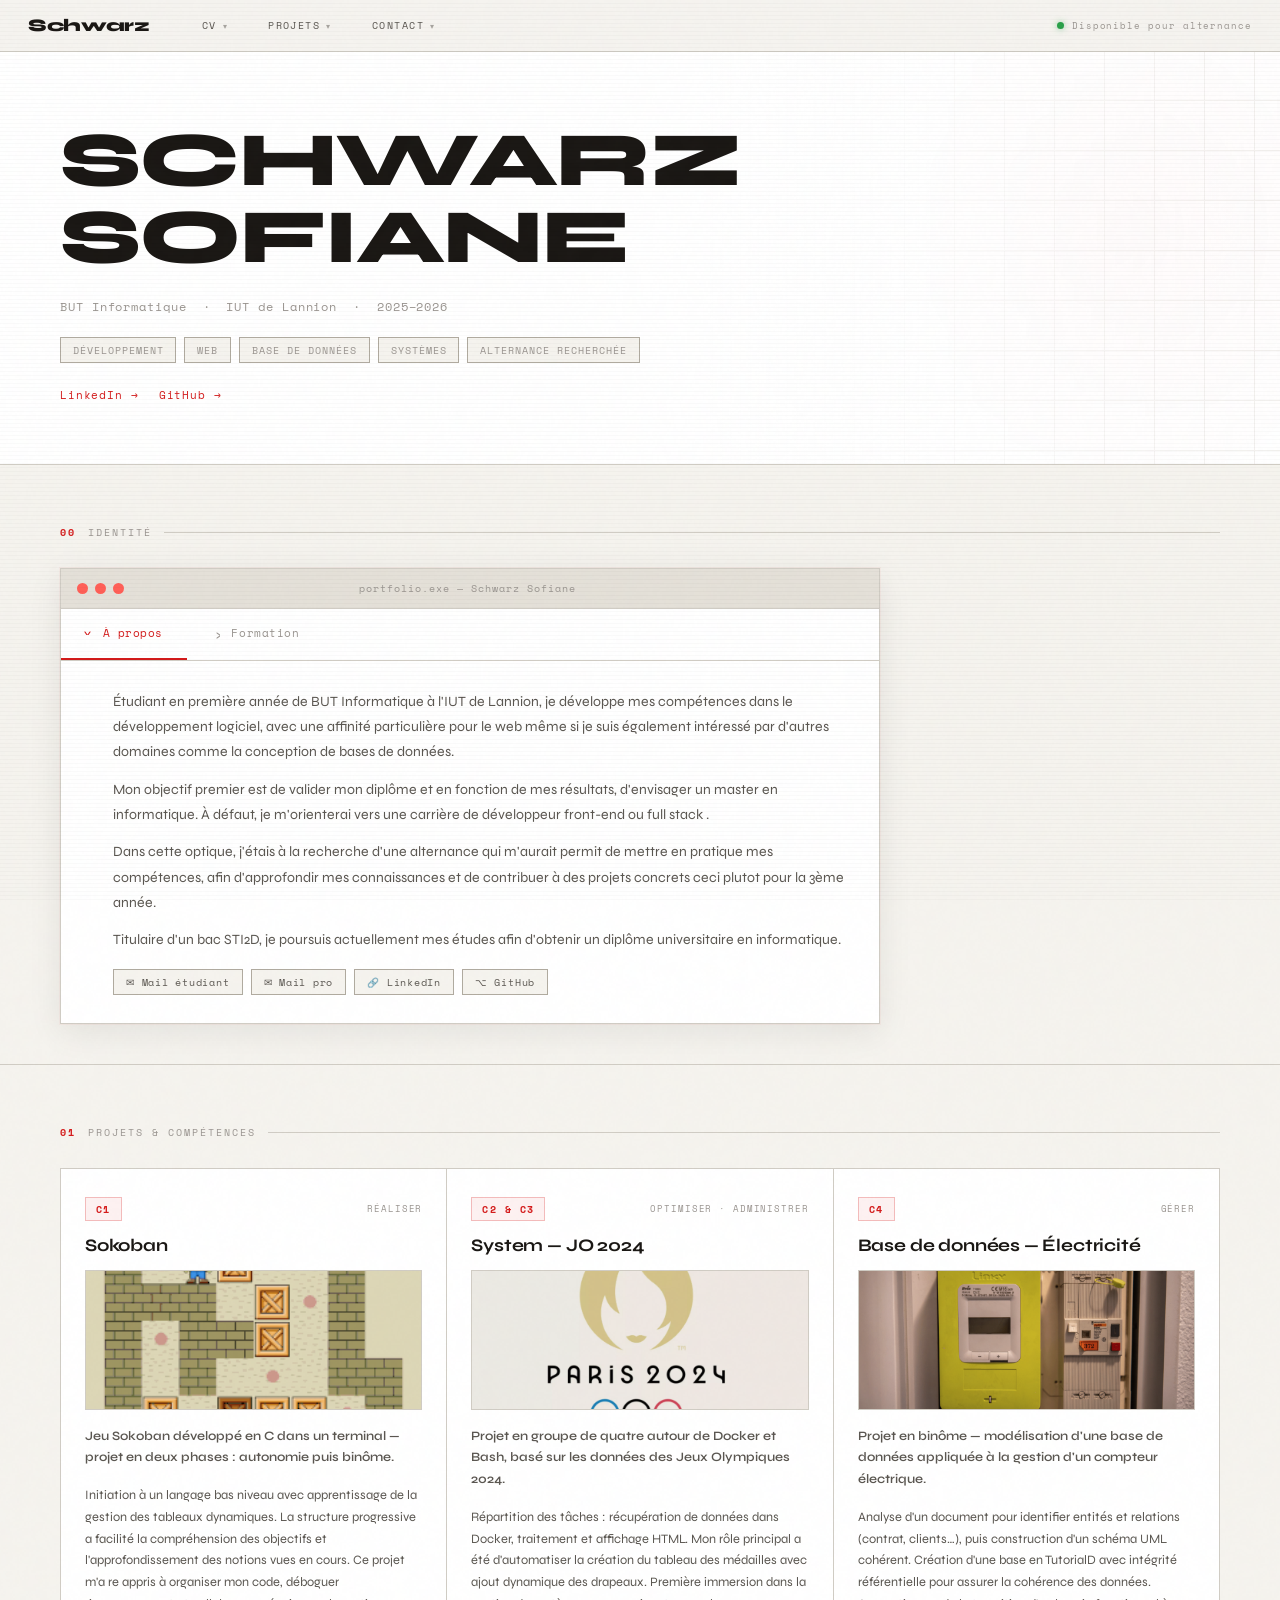
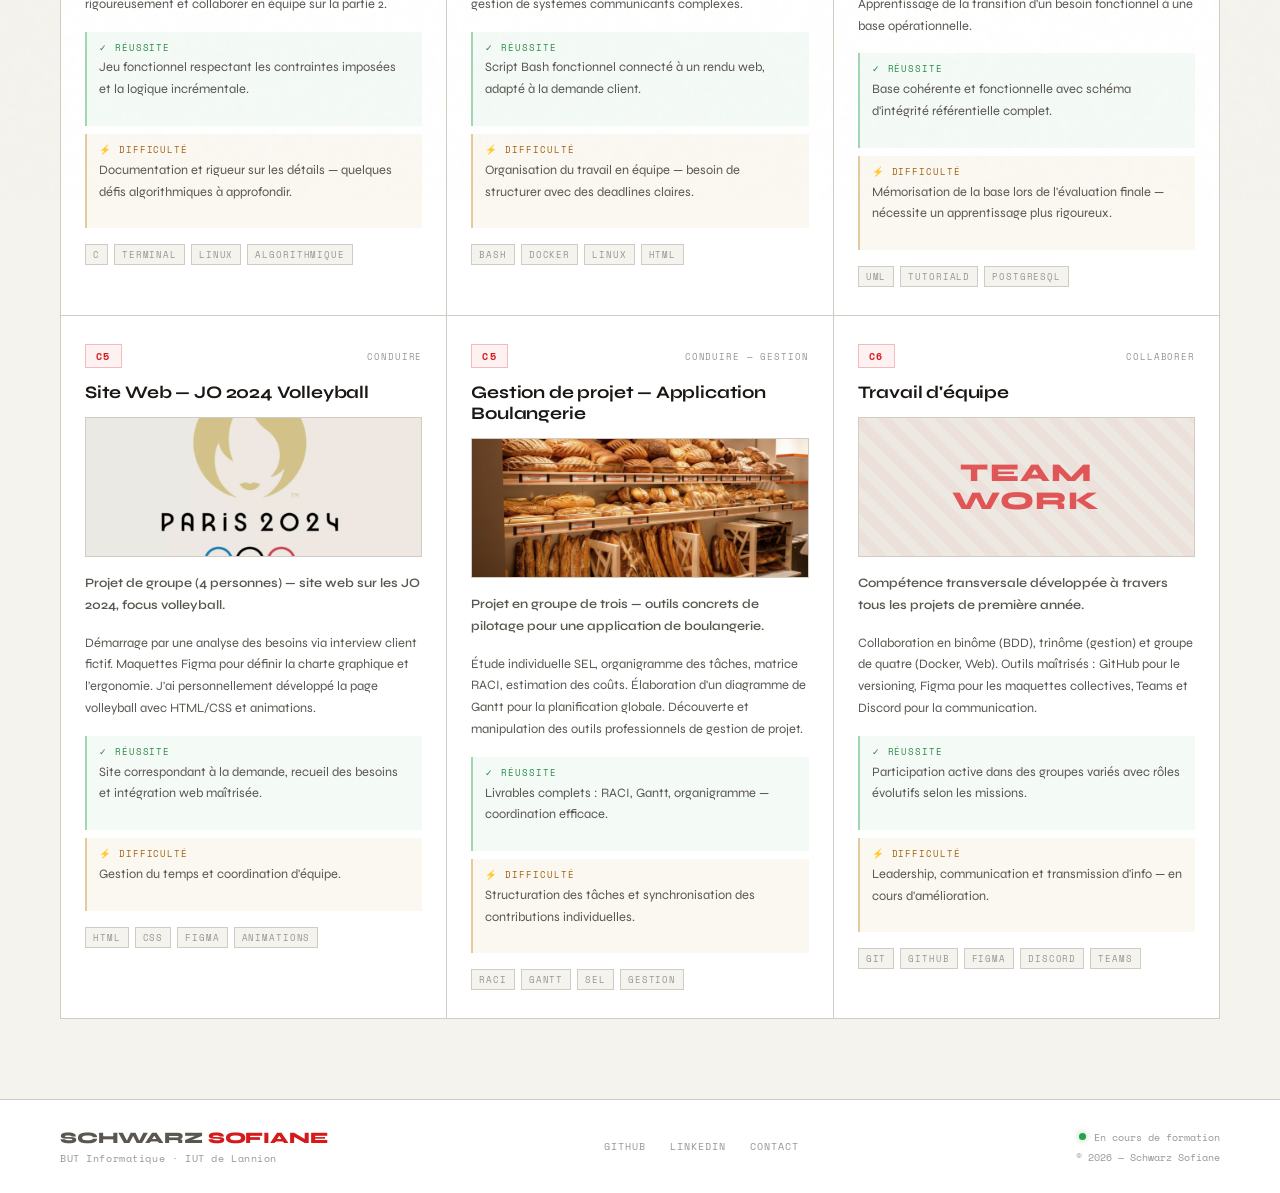
<file: index.html>
<!DOCTYPE html>
<html lang="fr">

<head>
   <meta charset="UTF-8">
   <meta name="viewport" content="width=device-width, initial-scale=1.0">
   <title>Schwarz Sofiane — Portfolio</title>
   <link rel="preconnect" href="https://fonts.googleapis.com">
   <link rel="preconnect" href="https://fonts.gstatic.com" crossorigin>
   <link href="https://fonts.googleapis.com/css2?family=Space+Mono:ital,wght@0,400;0,700;1,400&family=Syne:wght@400;600;700;800&display=swap" rel="stylesheet">
   <link rel="stylesheet" href="style.css">
</head>

<body>


   <div class="grain"></div>
   <div class="scanlines"></div>


   <nav class="navbar">
      <div class="nav-logo"></span>Schwarz</div>
      <ul class="nav-list">

         <li class="nav-item">
            <span class="nav-trigger">CV <span class="nav-arrow">▾</span></span>
            <ul class="nav-dropdown">
               <li><a href="">Télécharger mon CV</a></li>
               <li><a href="">Lettre de motivation</a></li>
            </ul>
         </li>

         <li class="nav-item">
            <span class="nav-trigger">PROJETS <span class="nav-arrow">▾</span></span>
            <ul class="nav-dropdown">
               <li><a href="#Sokoban">Sokoban (C1)</a></li>
               <li><a href="#System">System (C2 & C3)</a></li>
               <li><a href="#BDD">Base de données (C4)</a></li>
               <li><a href="#Web">Site Web (C5)</a></li>
               <li><a href="#Equipe">Travail d'équipe (C6)</a></li>
            </ul>
         </li>

         <li class="nav-item">
            <span class="nav-trigger">CONTACT <span class="nav-arrow">▾</span></span>
            <ul class="nav-dropdown">
               <li><a href="https://www.linkedin.com/in/sofiane-schwarz-458031347/" target="_blank">LinkedIn</a></li>
               <li><a href="https://github.com/Whices" target="_blank">GitHub</a></li>
               <li><a href="mailto:sofiane.schwarz@etudiant.univ-rennes.fr">Mail étudiant</a></li>
               <li><a href="mailto:sofiane.schwarz@gmail.com">Mail pro</a></li>
            </ul>
         </li>

      </ul>
      <div class="nav-status">
         <span class="status-dot"></span> Disponible pour alternance
      </div>
   </nav>

   <header>
      <div class="header-inner">
         <h1 class="glitch" data-text="SCHWARZ SOFIANE">
            <span aria-hidden="true">SCHWARZ SOFIANE</span>
            SCHWARZ SOFIANE
            <span aria-hidden="true">SCHWARZ SOFIANE</span>
         </h1>
         <p class="header-sub">BUT Informatique &nbsp;·&nbsp; IUT de Lannion &nbsp;·&nbsp; 2025–2026</p>
         <div class="header-tags">
            <span class="tag">Développement</span>
            <span class="tag">Web</span>
            <span class="tag">Base de données</span>
            <span class="tag">Systèmes</span>
            <span class="tag">Alternance recherchée</span>
         </div>
         <div class="header-links">
            <a href="https://www.linkedin.com/in/sofiane-schwarz-458031347/" target="_blank" class="header-link">LinkedIn →</a>
            <a href="https://github.com/Whices" target="_blank" class="header-link">GitHub →</a>
         </div>
      </div>
      <div class="header-deco">
         <div class="deco-grid"></div>
      </div>
   </header>

   <main>

      <section class="about-section">
         <div class="section-label"><span class="label-num">00</span> Identité</div>

         <div class="window">
            <div class="window-bar">
               <div class="win-dots">
                  <span class="dot dot-red"></span>
                  <span class="dot dot-red"></span>
                  <span class="dot dot-red"></span>
               </div>
               <div class="win-title">portfolio.exe — Schwarz Sofiane</div>
               <div class="win-spacer"></div>
            </div>

            <div class="tabs">
               <input type="radio" name="tab" id="tab1" checked>
               <label for="tab1"><span class="tab-icon">›</span> À propos</label>

               <input type="radio" name="tab" id="tab2">
               <label for="tab2"><span class="tab-icon">›</span> Formation</label>

               <div class="content" id="content1">
                  <div class="content-inner">
                     <div class="content-icon"></div>
                     <div>
                        <p>
                           Étudiant en première année de BUT Informatique à l'IUT de Lannion, je développe mes compétences
                           dans le développement logiciel, avec une affinité particulière pour le web même si je suis également intéressé par d'autres domaines 
                           comme la conception de bases de données.
                        </p>
                        <p>
                           Mon objectif premier est de valider mon diplôme et en fonction de mes résultats, d'envisager un master
                           en informatique. À défaut, je m'orienterai vers une carrière de développeur front-end ou full stack .
                        </p>
                        <p>
                           Dans cette optique, j'étais à la recherche d'une alternance qui m'aurait permit de mettre en pratique
                           mes compétences, afin d'approfondir mes connaissances et de contribuer à des projets concrets ceci plutot pour la 3ème année.
                        </p>
                        <p>
                           Titulaire d'un bac STI2D, je poursuis actuellement mes études afin d'obtenir un diplôme
                           universitaire en informatique.
                        </p>
                        <div class="contact-chips">
                           <a href="mailto:sofiane.schwarz@etudiant.univ-rennes.fr" class="chip">✉ Mail étudiant</a>
                           <a href="mailto:sofiane.schwarz@gmail.com" class="chip">✉ Mail pro</a>
                           <a href="https://www.linkedin.com/in/sofiane-schwarz-458031347/" target="_blank" class="chip">🔗 LinkedIn</a>
                           <a href="https://github.com/Whices" target="_blank" class="chip">⌥ GitHub</a>
                        </div>
                     </div>
                  </div>
               </div>

               <div class="content" id="content2">
                  <div class="content-inner">
                     <div class="content-icon"></div>
                     <div>
                        <p>
                           Le BUT Informatique est une formation professionnalisante sur trois ans, visant à former de futures
                           spécialistes dans divers domaines.Pour ma part dans la filiere informatique ma premiere année m'a permis d'acquérir des bases solides en développement dans des lanquages comme le tels que le
                           C, HTML/CSS, postgreSQL, scripting Bash mais également en gestion de projet.
                        </p>
                        <p>Deux parcours de spécialisation m'intéressent :</p>
                        <ul class="formation-list">
                           <li><span class="li-bullet">A</span> le parcours réalisation d’applications - conception, développement, validation</li>
                           <li><span class="li-bullet">C</span> le parcours administration, gestion et exploitation des données</li>
                        </ul>
                        <p>
                           À l'issue du BUT, je souhaite poursuivre en master ou m'orienter vers un poste de développeur
                           web front-end ou full-stack, idéalement en alternance en 3 ème année.
                        </p>
                        <a class="content-link" href="https://iut-lannion.univ-rennes.fr" target="_blank">
                           iut-lannion.univ-rennes.fr →
                        </a>
                     </div>
                  </div>
               </div>
            </div>
         </div>
      </section>


      <section class="skills-section">
         <div class="section-label"><span class="label-num">01</span> Projets & Compétences</div>

         <div class="cards-grid">

            <!-- SNAKE / C1 -->
            <article class="card" id="Sokoban" style="--card-delay:0s">
               <div class="card-header">
                  <div class="card-num">C1</div>
                  <div class="card-tag">Réaliser</div>
               </div>
               <h2>Sokoban</h2>
               <div class="card-img-wrap">
                  <img src="/Sokoban_ani.gif" alt="Capture du projet Sokoban" loading="lazy">
               </div>
               <p class="card-lead">
                  Jeu Sokoban développé en C dans un terminal — projet en deux phases : autonomie puis binôme.
               </p>
               <p>
                  Initiation à un langage bas niveau avec apprentissage de la gestion des tableaux
                  dynamiques. La structure progressive a facilité la compréhension des objectifs et l'approfondissement
                  des notions vues en cours. Ce projet m'a re appris à organiser mon code, déboguer rigoureusement et
                  collaborer en équipe sur la partie 2.
               </p>
               <div class="card-feedback">
                  <div class="feedback-item success">
                     <span class="feedback-label">✓ Réussite</span>
                     <p>Jeu fonctionnel respectant les contraintes imposées et la logique incrémentale.</p>
                  </div>
                  <div class="feedback-item difficulty">
                     <span class="feedback-label">⚡ Difficulté</span>
                     <p>Documentation et rigueur sur les détails — quelques défis algorithmiques à approfondir.</p>
                  </div>
               </div>
               <div class="card-tech"><span>C</span><span>Terminal</span><span>Linux</span><span>Algorithmique</span></div>
            </article>

            <article class="card" id="System" style="--card-delay:0.05s">
               <div class="card-header">
                  <div class="card-num">C2 & C3</div>
                  <div class="card-tag">Optimiser · Administrer</div>
               </div>
               <h2>System — JO 2024</h2>
               <div class="card-img-wrap">
                  <img src="./jo2024.webp" alt="Capture du projet Docker" loading="lazy">
               </div>
               <p class="card-lead">
                  Projet en groupe de quatre autour de Docker et Bash, basé sur les données des Jeux Olympiques 2024.
               </p>
               <p>
                  Répartition des tâches : récupération de données dans Docker, traitement et affichage HTML.
                  Mon rôle principal a été d'automatiser la création du tableau des médailles avec ajout dynamique
                  des drapeaux. Première immersion dans la gestion de systèmes communicants complexes.
               </p>
               <div class="card-feedback">
                  <div class="feedback-item success">
                     <span class="feedback-label">✓ Réussite</span>
                     <p>Script Bash fonctionnel connecté à un rendu web, adapté à la demande client.</p>
                  </div>
                  <div class="feedback-item difficulty">
                     <span class="feedback-label">⚡ Difficulté</span>
                     <p>Organisation du travail en équipe — besoin de structurer avec des deadlines claires.</p>
                  </div>
               </div>
               <div class="card-tech"><span>Bash</span><span>Docker</span><span>Linux</span><span>HTML</span></div>
            </article>

            <article class="card" id="BDD" style="--card-delay:0.1s">
               <div class="card-header">
                  <div class="card-num">C4</div>
                  <div class="card-tag">Gérer</div>
               </div>
               <h2>Base de données — Électricité</h2>
               <div class="card-img-wrap">
                  <img src="/Installation compteur électrique.png" alt="Capture BDD PostgreSQL" loading="lazy">
               </div>
               <p class="card-lead">
                  Projet en binôme — modélisation d'une base de données appliquée à la gestion d'un compteur électrique.
               </p>
               <p>
                  Analyse d'un document pour identifier entités et relations (contrat, clients…), puis construction
                  d'un schéma UML cohérent. Création d'une base en TutorialD avec intégrité référentielle pour
                  assurer la cohérence des données. Apprentissage de la transition d'un besoin fonctionnel à une
                  base opérationnelle.
               </p>
               <div class="card-feedback">
                  <div class="feedback-item success">
                     <span class="feedback-label">✓ Réussite</span>
                     <p>Base cohérente et fonctionnelle avec schéma d'intégrité référentielle complet.</p>
                  </div>
                  <div class="feedback-item difficulty">
                     <span class="feedback-label">⚡ Difficulté</span>
                     <p>Mémorisation de la base lors de l'évaluation finale — nécessite un apprentissage plus rigoureux.</p>
                  </div>
               </div>
               <div class="card-tech"><span>UML</span><span>TutorialD</span><span>PostgreSQL</span></div>
            </article>

            <article class="card" id="Web" style="--card-delay:0.15s">
               <div class="card-header">
                  <div class="card-num">C5</div>
                  <div class="card-tag">Conduire</div>
               </div>
               <h2>Site Web — JO 2024 Volleyball</h2>
               <div class="card-img-wrap">
                  <img src="./jo2024.webp" alt="Capture du site Web JO" loading="lazy">
               </div>
               <p class="card-lead">
                  Projet de groupe (4 personnes) — site web sur les JO 2024, focus volleyball.
               </p>
               <p>
                  Démarrage par une analyse des besoins via interview client fictif. Maquettes Figma pour définir
                  la charte graphique et l'ergonomie. J'ai personnellement développé la page volleyball avec
                  HTML/CSS et animations.
               </p>
               <div class="card-feedback">
                  <div class="feedback-item success">
                     <span class="feedback-label">✓ Réussite</span>
                     <p>Site correspondant à la demande, recueil des besoins et intégration web maîtrisée.</p>
                  </div>
                  <div class="feedback-item difficulty">
                     <span class="feedback-label">⚡ Difficulté</span>
                     <p>Gestion du temps et coordination d'équipe.</p>
                  </div>
               </div>
               <div class="card-tech"><span>HTML</span><span>CSS</span><span>Figma</span><span>Animations</span></div>
            </article>

            <article class="card" id="GestionP" style="--card-delay:0.2s">
               <div class="card-header">
                  <div class="card-num">C5</div>
                  <div class="card-tag">Conduire — Gestion</div>
               </div>
               <h2>Gestion de projet — Application Boulangerie</h2>
               <div class="card-img-wrap">
                  <img src="/277001415-boulangerie-patisserie-michael-1-1600x900.jpg" alt="Capture gestion de projet" loading="lazy">
               </div>
               <p class="card-lead">
                  Projet en groupe de trois — outils concrets de pilotage pour une application de boulangerie.
               </p>
               <p>
                  Étude individuelle SEL, organigramme des tâches, matrice RACI, estimation des coûts.
                  Élaboration d'un diagramme de Gantt pour la planification globale. Découverte et manipulation
                  des outils professionnels de gestion de projet.
               </p>
               <div class="card-feedback">
                  <div class="feedback-item success">
                     <span class="feedback-label">✓ Réussite</span>
                     <p>Livrables complets : RACI, Gantt, organigramme — coordination efficace.</p>
                  </div>
                  <div class="feedback-item difficulty">
                     <span class="feedback-label">⚡ Difficulté</span>
                     <p>Structuration des tâches et synchronisation des contributions individuelles.</p>
                  </div>
               </div>
               <div class="card-tech"><span>RACI</span><span>Gantt</span><span>SEL</span><span>Gestion</span></div>
            </article>

            <article class="card" id="Equipe" style="--card-delay:0.25s">
               <div class="card-header">
                  <div class="card-num">C6</div>
                  <div class="card-tag">Collaborer</div>
               </div>
               <h2>Travail d'équipe</h2>
               <div class="card-img-wrap no-img">
                  <div class="no-img-placeholder">
                     <span>TEAM<br>WORK</span>
                  </div>
               </div>
               <p class="card-lead">
                  Compétence transversale développée à travers tous les projets de première année.
               </p>
               <p>
                  Collaboration en binôme (BDD), trinôme (gestion) et groupe de quatre (Docker, Web).
                  Outils maîtrisés : GitHub pour le versioning, Figma pour les maquettes collectives,
                  Teams et Discord pour la communication.
               </p>
               <div class="card-feedback">
                  <div class="feedback-item success">
                     <span class="feedback-label">✓ Réussite</span>
                     <p>Participation active dans des groupes variés avec rôles évolutifs selon les missions.</p>
                  </div>
                  <div class="feedback-item difficulty">
                     <span class="feedback-label">⚡ Difficulté</span>
                     <p>Leadership, communication et transmission d'info — en cours d'amélioration.</p>
                  </div>
               </div>
               <div class="card-tech"><span>Git</span><span>GitHub</span><span>Figma</span><span>Discord</span><span>Teams</span></div>
            </article>

         </div>
      </section>

   </main>

   <footer>
      <div class="footer-inner">
         <div class="footer-col">
            <span class="footer-logo">SCHWARZ<span class="accent"> SOFIANE</span></span>
            <p class="footer-sub">BUT Informatique · IUT de Lannion</p>
         </div>
         <div class="footer-col footer-links-col">
            <a href="https://github.com/Whices" target="_blank">GitHub</a>
            <a href="https://www.linkedin.com/in/sofiane-schwarz-458031347/" target="_blank">LinkedIn</a>
            <a href="mailto:sofiane.schwarz@gmail.com">Contact</a>
         </div>
         <div class="footer-col footer-right">
            <div class="footer-status">
               <span class="status-dot"></span> En cours de formation
            </div>
            <p class="footer-copy">© 2026 — Schwarz Sofiane</p>
         </div>
      </div>
   </footer>

</body>
</html>
</file>
<file: style.css>
*, *::before, *::after {
   margin: 0;
   padding: 0;
   box-sizing: border-box;
}

:root {
   --red: #d41a1a;
   --red-dim: #e05555;
   --red-glow: rgba(212, 26, 26, 0.08);
   --red-soft: rgba(212, 26, 26, 0.06);
   --cyan: #0077aa;
   --cyan-soft: rgba(0, 119, 170, 0.08);
   --bg: #f5f3ee;
   --bg-2: #ede9e2;
   --bg-3: #e4e0d8;
   --bg-white: #ffffff;
   --border: #d0ccc4;
   --border-dark: #b0aa9f;
   --text: #1a1714;
   --text-dim: #5a5650;
   --text-muted: #9a9590;
   --font-display: 'Syne', sans-serif;
   --font-mono: 'Space Mono', monospace;
}

html { scroll-behavior: smooth; }

body {
   font-family: var(--font-display);
   background: var(--bg);
   color: var(--text);
   min-height: 100vh;
   overflow-x: hidden;
   position: relative;
}

a { color: inherit; text-decoration: none; }


.grain {
   position: fixed;
   inset: -200%;
   width: 400%;
   height: 400%;
   background-image: url("data:image/svg+xml,%3Csvg viewBox='0 0 256 256' xmlns='http://www.w3.org/2000/svg'%3E%3Cfilter id='noise'%3E%3CfeTurbulence type='fractalNoise' baseFrequency='0.9' numOctaves='4' stitchTiles='stitch'/%3E%3C/filter%3E%3Crect width='100%25' height='100%25' filter='url(%23noise)'/%3E%3C/svg%3E");
   opacity: 0.018;
   pointer-events: none;
   z-index: 9999;
   animation: grain-move 8s steps(10) infinite;
}

@keyframes grain-move {
   0%   { transform: translate(0,0); }
   10%  { transform: translate(-5%,-10%); }
   20%  { transform: translate(-15%,5%); }
   30%  { transform: translate(7%,-25%); }
   40%  { transform: translate(-5%,25%); }
   50%  { transform: translate(-15%,10%); }
   60%  { transform: translate(15%,0); }
   70%  { transform: translate(0,15%); }
   80%  { transform: translate(3%,35%); }
   90%  { transform: translate(-10%,10%); }
   100% { transform: translate(0,0); }
}


.scanlines {
   position: fixed;
   inset: 0;
   background: repeating-linear-gradient(
      to bottom,
      transparent 0px,
      transparent 3px,
      rgba(0,0,0,0.018) 3px,
      rgba(0,0,0,0.018) 4px
   );
   pointer-events: none;
   z-index: 9998;
}


.navbar {
   position: fixed;
   top: 0; left: 0; right: 0;
   z-index: 100;
   display: flex;
   align-items: center;
   height: 52px;
   background: rgba(245, 243, 238, 0.94);
   backdrop-filter: blur(14px);
   -webkit-backdrop-filter: blur(14px);
   border-bottom: 1px solid var(--border);
   padding: 0 28px;
}

.nav-logo {
   font-family: var(--font-display);
   font-weight: 800;
   font-size: 1.1rem;
   letter-spacing: -0.02em;
   margin-right: 32px;
   flex-shrink: 0;
   color: var(--text);
}

.accent { color: var(--red); }

.nav-list {
   display: flex;
   list-style: none;
   flex: 1;
}

.nav-item { position: relative; }

.nav-trigger {
   display: flex;
   align-items: center;
   gap: 6px;
   padding: 0 20px;
   height: 52px;
   font-family: var(--font-mono);
   font-size: 0.62rem;
   letter-spacing: 0.15em;
   text-transform: uppercase;
   color: var(--text-dim);
   cursor: pointer;
   transition: color 0.2s;
   user-select: none;
   white-space: nowrap;
}

.nav-trigger:hover { color: var(--red); }

.nav-arrow {
   font-size: 0.5rem;
   opacity: 0.5;
   transition: transform 0.2s;
}

.nav-item:hover .nav-arrow { transform: rotate(180deg); }

.nav-dropdown {
   display: none;
   position: absolute;
   top: 52px; left: 0;
   min-width: 220px;
   background: rgba(255,255,255,0.98);
   backdrop-filter: blur(16px);
   border: 1px solid var(--border);
   border-top: 2px solid var(--red);
   list-style: none;
   padding: 8px 0;
   box-shadow: 0 16px 36px rgba(0,0,0,0.1);
   animation: dropdown-in 0.15s ease;
}

@keyframes dropdown-in {
   from { opacity: 0; transform: translateY(-6px); }
   to   { opacity: 1; transform: translateY(0); }
}

.nav-item:hover .nav-dropdown { display: block; }

.nav-dropdown li a {
   display: block;
   padding: 10px 20px;
   font-family: var(--font-mono);
   font-size: 0.65rem;
   letter-spacing: 0.05em;
   color: var(--text-dim);
   transition: all 0.15s;
}

.nav-dropdown li a:hover {
   color: var(--red);
   background: var(--red-soft);
   padding-left: 26px;
}

.nav-status {
   display: flex;
   align-items: center;
   gap: 8px;
   font-family: var(--font-mono);
   font-size: 0.58rem;
   letter-spacing: 0.1em;
   color: var(--text-muted);
   white-space: nowrap;
}

header {
   position: relative;
   min-height: 420px;
   display: flex;
   align-items: center;
   overflow: hidden;
   border-bottom: 1px solid var(--border);
   padding-top: 52px;
   background: var(--bg-white);
}

.header-inner {
   position: relative;
   z-index: 2;
   padding: 70px 60px 60px;
   flex: 1;
}

.glitch {
   position: relative;
   font-family: var(--font-display);
   font-weight: 800;
   font-size: clamp(2.6rem, 6vw, 5rem);
   line-height: 1;
   letter-spacing: -0.02em;
   color: var(--text);
   margin-bottom: 22px;
   display: inline-block;
}

.glitch span {
   position: absolute;
   top: 0; left: 0;
   width: 100%; height: 100%;
}

.glitch span:first-child {
   color: #0000;
   animation: glitch-1 3.5s infinite steps(1);
   clip-path: polygon(0 0, 100% 0, 100% 35%, 0 35%);
   opacity: 0;
}

.glitch span:last-child {
   color: #0000;
   animation: glitch-2 3.5s infinite steps(1);
   clip-path: polygon(0 65%, 100% 65%, 100% 100%, 0 100%);
   opacity: 0;
}

@keyframes glitch-1 {
   0%, 92%, 100% { opacity: 0; transform: translate(0); }
   93%  { opacity: 1; transform: translate(-3px, 1px); }
   94%  { opacity: 1; transform: translate(3px, -1px); }
   95%  { opacity: 0; }
   97%  { opacity: 1; transform: translate(-2px, 2px); }
   98%  { opacity: 0; }
}

@keyframes glitch-2 {
   0%, 92%, 100% { opacity: 0; transform: translate(0); }
   93%  { opacity: 1; transform: translate(3px, 1px); }
   94%  { opacity: 1; transform: translate(-3px, -1px); }
   95%  { opacity: 0; }
   97%  { opacity: 1; transform: translate(2px, 2px); }
   98%  { opacity: 0; }
}

.header-sub {
   font-family: var(--font-mono);
   font-size: 0.72rem;
   color: var(--text-muted);
   letter-spacing: 0.08em;
   margin-bottom: 22px;
}

.header-tags {
   display: flex;
   gap: 8px;
   flex-wrap: wrap;
   margin-bottom: 24px;
}

.tag {
   font-family: var(--font-mono);
   font-size: 0.6rem;
   letter-spacing: 0.1em;
   text-transform: uppercase;
   padding: 5px 12px;
   border: 1px solid var(--border-dark);
   color: var(--text-muted);
   background: var(--bg);
   transition: all 0.2s;
}

.tag:hover {
   border-color: var(--red);
   color: var(--red);
   background: var(--red-soft);
}

.header-links { display: flex; gap: 20px; }

.header-link {
   font-family: var(--font-mono);
   font-size: 0.68rem;
   letter-spacing: 0.08em;
   color: var(--red);
   border-bottom: 1px solid transparent;
   transition: border-color 0.2s;
}

.header-link:hover { border-bottom-color: var(--red); }

.header-deco {
   position: absolute;
   right: 0; top: 0; bottom: 0;
   width: 45%;
   z-index: 1;
   background: linear-gradient(90deg, #fff, transparent 40%);
}

.deco-grid {
   position: absolute;
   inset: 0;
   background-image:
      linear-gradient(var(--border) 1px, transparent 1px),
      linear-gradient(90deg, var(--border) 1px, transparent 1px);
   background-size: 50px 50px;
   mask-image: linear-gradient(to left, rgba(0,0,0,0.3), transparent 80%);
}

.deco-grid::after {
   content: '';
   position: absolute;
   inset: 0;
   background: radial-gradient(circle at 70% 50%, var(--red-glow), transparent 60%);
}
main { padding: 0 0 80px; }


.section-label {
   font-family: var(--font-mono);
   font-size: 0.62rem;
   letter-spacing: 0.2em;
   text-transform: uppercase;
   color: var(--text-muted);
   margin-bottom: 28px;
   display: flex;
   align-items: center;
   gap: 12px;
}

.section-label::after {
   content: '';
   flex: 1;
   height: 1px;
   background: var(--border);
}

.label-num { color: var(--red); font-weight: 700; }


.about-section {
   padding: 60px 60px 40px;
   border-bottom: 1px solid var(--border);
   background: var(--bg);
}


.window {
   background: var(--bg-white);
   border: 1px solid var(--border);
   box-shadow:
      0 0 0 1px rgba(212,26,26,0.04),
      0 8px 32px rgba(0,0,0,0.08);
   max-width: 820px;
}

.window-bar {
   display: flex;
   align-items: center;
   padding: 12px 16px;
   background: var(--bg-3);
   border-bottom: 1px solid var(--border);
}

.win-dots { display: flex; gap: 7px; }

.dot { width: 11px; height: 11px; border-radius: 50%; }
.dot-red    { background: #ff5f57; }
.dot-yellow { background: #febc2e; }
.dot-green  { background: #28c840; }

.win-title {
   flex: 1;
   text-align: center;
   font-family: var(--font-mono);
   font-size: 0.62rem;
   color: var(--text-muted);
   letter-spacing: 0.1em;
}

.win-spacer { width: 52px; }






.tabs input { display: none; }

.tabs label {
   display: inline-flex;
   align-items: center;
   gap: 8px;
   padding: 14px 24px;
   font-family: var(--font-mono);
   font-size: 0.68rem;
   letter-spacing: 0.05em;
   color: var(--text-muted);
   cursor: pointer;
   border-bottom: 2px solid transparent;
   transition: all 0.2s;
   user-select: none;
}

.tabs label:hover { color: var(--text); }

#tab1:checked ~ label[for="tab1"],
#tab2:checked ~ label[for="tab2"] {
   color: var(--red);
   border-bottom-color: var(--red);
}

.tab-icon {
   font-size: 0.9rem;
   transition: transform 0.2s;
}

#tab1:checked ~ label[for="tab1"] .tab-icon,
#tab2:checked ~ label[for="tab2"] .tab-icon {
   transform: rotate(90deg);
}

.content {
   display: none;
   padding: 28px;
   border-top: 1px solid var(--border);
   animation: fade-in 0.25s ease;
}

@keyframes fade-in {
   from { opacity: 0; transform: translateY(6px); }
   to   { opacity: 1; transform: translateY(0); }
}

#tab1:checked ~ #content1,
#tab2:checked ~ #content2 { display: block; }

.content-inner {
   display: flex;
   gap: 24px;
   align-items: flex-start;
}

.content-icon {
   font-size: 1.5rem;
   flex-shrink: 0;
   margin-top: 2px;
   opacity: 0.6;
}

.content-inner p {
   font-size: 0.88rem;
   line-height: 1.8;
   color: var(--text-dim);
   margin-bottom: 12px;
}

.formation-list {
   list-style: none;
   margin: 10px 0 14px;
}

.formation-list li {
   display: flex;
   align-items: center;
   gap: 12px;
   font-size: 0.86rem;
   color: var(--text-dim);
   padding: 8px 0;
   border-bottom: 1px solid var(--border);
}

.li-bullet {
   font-family: var(--font-mono);
   font-size: 0.65rem;
   font-weight: 700;
   background: var(--red);
   color: white;
   width: 22px; height: 22px;
   display: flex;
   align-items: center;
   justify-content: center;
   flex-shrink: 0;
}

.contact-chips {
   display: flex;
   flex-wrap: wrap;
   gap: 8px;
   margin-top: 16px;
}

.chip {
   font-family: var(--font-mono);
   font-size: 0.6rem;
   letter-spacing: 0.08em;
   padding: 5px 12px;
   border: 1px solid var(--border-dark);
   color: var(--text-dim);
   background: var(--bg);
   transition: all 0.2s;
}

.chip:hover {
   border-color: var(--red);
   color: var(--red);
   background: var(--red-soft);
}

.content-link {
   display: inline-block;
   font-family: var(--font-mono);
   font-size: 0.68rem;
   color: var(--red);
   border-bottom: 1px solid transparent;
   transition: border-color 0.2s;
   margin-top: 6px;
}

.content-link:hover { border-bottom-color: var(--red); }


.skills-section {
   padding: 60px 60px 0;
   background: var(--bg);
}


.cards-grid {
   display: grid;
   grid-template-columns: repeat(3, 1fr);
   gap: 1px;
   background: var(--border);
   border: 1px solid var(--border);
}



.card {
   background: var(--bg-white);
   padding: 28px 24px;
   position: relative;
   transition: background 0.25s;
   animation: card-in 0.5s ease both;
   animation-delay: var(--card-delay, 0s);
}

@keyframes card-in {
   from { opacity: 0; transform: translateY(16px); }
   to   { opacity: 1; transform: translateY(0); }
}

.card::before {
   content: '';
   position: absolute;
   inset: 0;
   background: linear-gradient(135deg, var(--red-glow), transparent 50%);
   opacity: 0;
   transition: opacity 0.3s;
   pointer-events: none;
}

.card:hover { background: #faf8f4; }
.card:hover::before { opacity: 1; }


.card::after {
   content: '';
   position: absolute;
   top: 0; left: 0; right: 0;
   height: 2px;
   background: var(--red);
   transform: scaleX(0);
   transform-origin: left;
   transition: transform 0.3s ease;
}

.card:hover::after { transform: scaleX(1); }

.card-header {
   display: flex;
   align-items: center;
   justify-content: space-between;
   margin-bottom: 14px;
}

.card-num {
   font-family: var(--font-mono);
   font-size: 0.6rem;
   font-weight: 700;
   letter-spacing: 0.15em;
   color: var(--red);
   background: var(--red-soft);
   border: 1px solid rgba(212,26,26,0.25);
   padding: 4px 10px;
}

.card-tag {
   font-family: var(--font-mono);
   font-size: 0.55rem;
   letter-spacing: 0.1em;
   text-transform: uppercase;
   color: var(--text-muted);
}

.card h2 {
   font-family: var(--font-display);
   font-size: 1.1rem;
   font-weight: 700;
   letter-spacing: -0.01em;
   margin-bottom: 14px;
   color: var(--text);
}


.card-img-wrap {
   width: 100%;
   height: 140px;
   overflow: hidden;
   margin-bottom: 16px;
   background: var(--bg-2);
   border: 1px solid var(--border);
   position: relative;
}

.card-img-wrap img {
   width: 100%; height: 100%;
   object-fit: cover;
   filter: grayscale(20%) brightness(1.0);
   transition: filter 0.4s, transform 0.4s;
}

.card:hover .card-img-wrap img {
   filter: grayscale(0%) brightness(1.05);
   transform: scale(1.03);
}

.no-img-placeholder {
   width: 100%; height: 100%;
   display: flex;
   align-items: center;
   justify-content: center;
   background: repeating-linear-gradient(
      45deg,
      transparent,
      transparent 10px,
      rgba(212,26,26,0.04) 10px,
      rgba(212,26,26,0.04) 20px
   );
}

.no-img-placeholder span {
   font-family: var(--font-display);
   font-weight: 800;
   font-size: 1.6rem;
   letter-spacing: 0.05em;
   color: var(--red-dim);
   text-align: center;
   line-height: 1.1;
}

.card-lead {
   font-size: 0.83rem;
   font-weight: 600;
   color: var(--text-dim);
   margin-bottom: 10px;
   line-height: 1.6;
}

.card p {
   font-size: 0.8rem;
   line-height: 1.7;
   color: var(--text-dim);
   margin-bottom: 16px;
}

.card-feedback {
   display: flex;
   flex-direction: column;
   gap: 8px;
   margin-bottom: 16px;
}

.feedback-item {
   padding: 9px 12px;
   font-size: 0.76rem;
   line-height: 1.5;
   color: var(--text-dim);
}

.feedback-item.success {
   background: rgba(40, 160, 80, 0.05);
   border-left: 2px solid rgba(40, 160, 80, 0.4);
}

.feedback-item.difficulty {
   background: rgba(180, 120, 0, 0.05);
   border-left: 2px solid rgba(180, 120, 0, 0.35);
}

.feedback-label {
   display: block;
   font-family: var(--font-mono);
   font-size: 0.58rem;
   letter-spacing: 0.1em;
   text-transform: uppercase;
   margin-bottom: 3px;
}

.feedback-item.success .feedback-label  { color: #2a8a48; }
.feedback-item.difficulty .feedback-label { color: #a06010; }

.card-tech {
   display: flex;
   gap: 6px;
   flex-wrap: wrap;
}

.card-tech span {
   font-family: var(--font-mono);
   font-size: 0.55rem;
   letter-spacing: 0.1em;
   text-transform: uppercase;
   color: var(--text-muted);
   border: 1px solid var(--border);
   background: var(--bg);
   padding: 3px 7px;
   transition: all 0.2s;
}

.card:hover .card-tech span {
   border-color: var(--border-dark);
   color: var(--text-dim);
}


footer {
   border-top: 1px solid var(--border);
   padding: 28px 60px;
   background: var(--bg-white);
}

.footer-inner {
   display: flex;
   align-items: center;
   justify-content: space-between;
   gap: 24px;
}

.footer-logo {
   font-family: var(--font-display);
   font-weight: 800;
   font-size: 1rem;
   letter-spacing: -0.01em;
   color: var(--text-dim);
}

.footer-sub {
   font-family: var(--font-mono);
   font-size: 0.6rem;
   color: var(--text-muted);
   letter-spacing: 0.06em;
   margin-top: 4px;
}

.footer-links-col { display: flex; gap: 24px; }

.footer-links-col a {
   font-family: var(--font-mono);
   font-size: 0.62rem;
   letter-spacing: 0.1em;
   text-transform: uppercase;
   color: var(--text-muted);
   transition: color 0.2s;
}

.footer-links-col a:hover { color: var(--red); }

.footer-right {
   display: flex;
   flex-direction: column;
   align-items: flex-end;
   gap: 6px;
}

.footer-status {
   display: flex;
   align-items: center;
   gap: 8px;
   font-family: var(--font-mono);
   font-size: 0.6rem;
   color: var(--text-muted);
}

.footer-copy {
   font-family: var(--font-mono);
   font-size: 0.6rem;
   color: var(--text-muted);
}

.status-dot {
   width: 7px; height: 7px;
   background: #28a048;
   border-radius: 50%;
   box-shadow: 0 0 6px rgba(40,160,72,0.5);
   animation: pulse-dot 2s ease-in-out infinite;
}

@keyframes pulse-dot {
   0%, 100% { opacity: 1; box-shadow: 0 0 6px rgba(40,160,72,0.5); }
   50%       { opacity: 0.6; box-shadow: 0 0 12px rgba(40,160,72,0.4); }
}


@media (max-width: 1200px) {
   .cards-grid { grid-template-columns: repeat(2, 1fr); }
}

@media (max-width: 800px) {
   .header-inner { padding: 80px 24px 50px; }
   .about-section,
   .skills-section { padding-left: 24px; padding-right: 24px; }
   .cards-grid { grid-template-columns: 1fr; }
   .header-deco { display: none; }
   .glitch { font-size: 2.2rem; }
   footer { padding: 24px; }
   .footer-inner { flex-direction: column; align-items: flex-start; }
   .footer-right { align-items: flex-start; }
   .nav-status { display: none; }
   .navbar { padding: 0 16px; }
}

@media (max-width: 500px) {
   .nav-trigger { padding: 0 12px; }
   .content-inner { flex-direction: column; }
}
</file>
